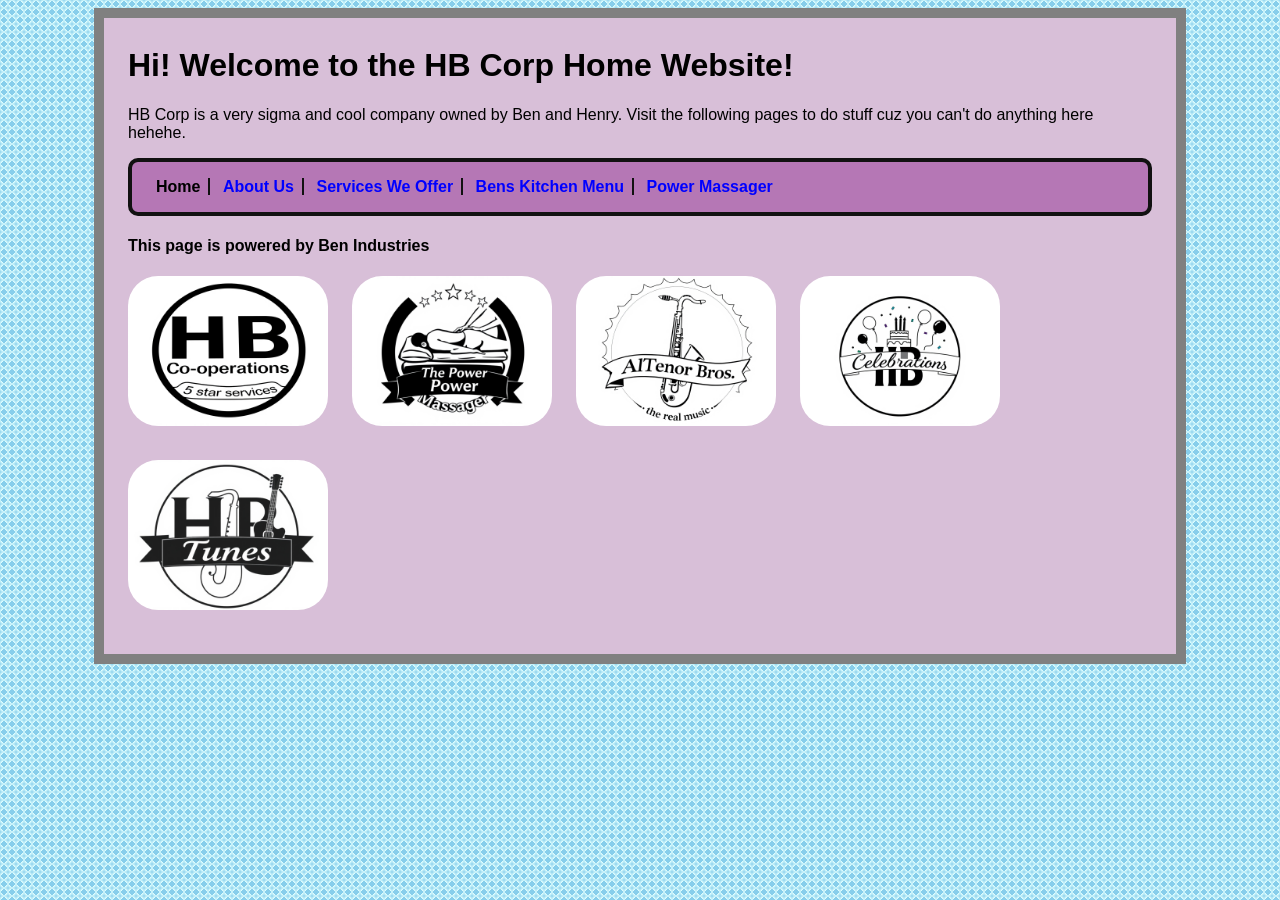
<file: index.htm>
<!DOCTYPE html>
<html>
    <head>
        <title>HB Corp Home</title>
        <link type="text/css" rel="stylesheet"
        href="css/my-first-stylesheet.css"/>
    </head>
    <body>
        <h1>Hi! Welcome to the HB Corp Home Website!</h1>
        <p>HB Corp is a very sigma and cool company owned by Ben and Henry. Visit the following pages to do stuff cuz you can't do anything here hehehe.</p>
        <nav>
            <ul>
            <li class="selected">Home</li>
            <li><a href="about-us.html">About Us</a></li>
            <li><a href="Services-we-offer.htm">Services We Offer</a></li>
            <li><a href="spare.htm">Bens Kitchen Menu</a></li>
            <li><a href="spare2.htm">Power Massager</a></li>
        </ul>
        </nav>
        <h4>This page is powered by Ben Industries</h4>
        <p class="photo-par"><img src="HB Co-operations.jpg" alt="HB Corp Logo"><img src="Massage_To_Be_Edited.jpg" alt="Massage Device"><img src="AlTenor.jpg"><img src="HB Celebrations.jpg"></p>
        <p><br><img src="HB Tunes.jpg"></p>
    </body>
</html>
</file>
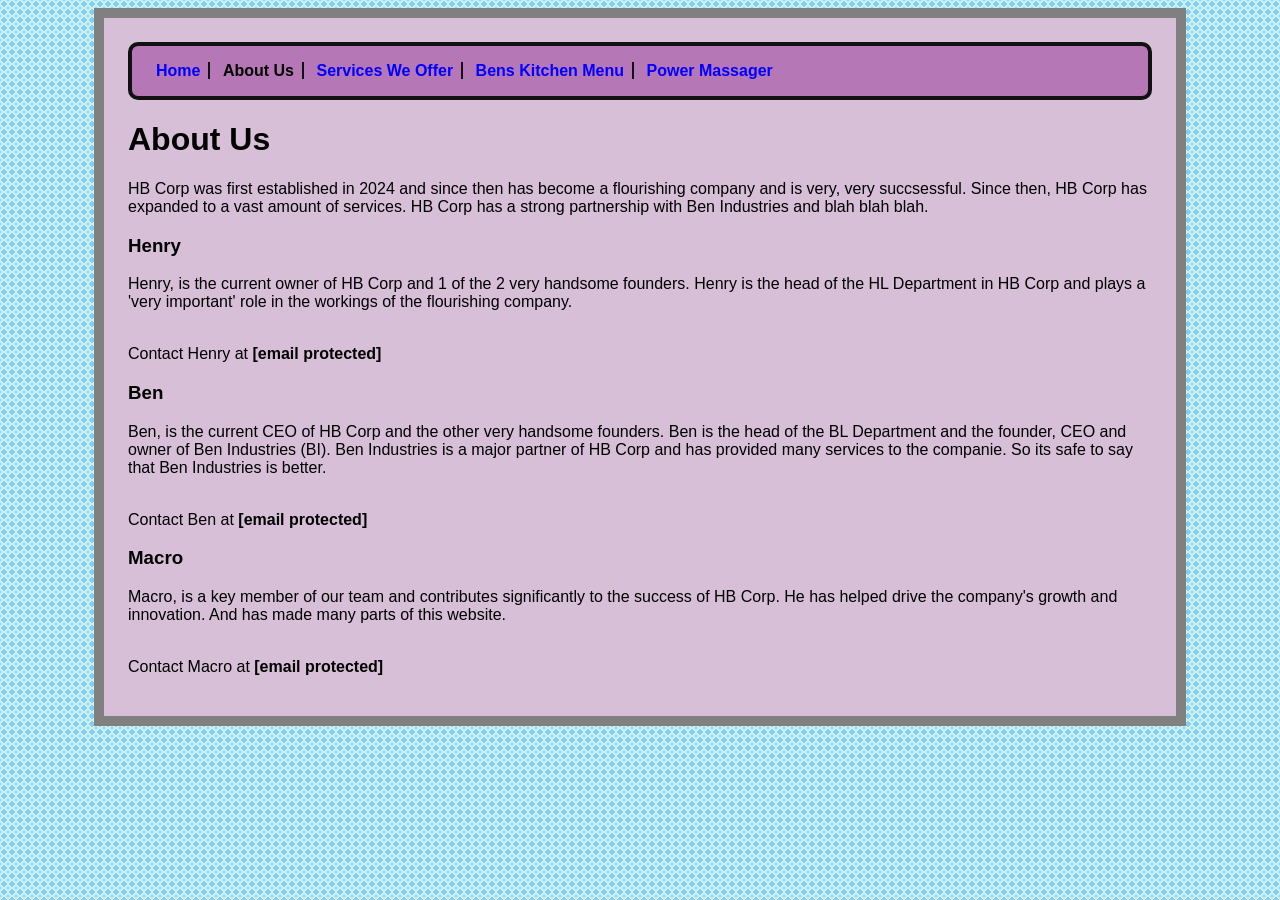
<file: about-us.html>
<!DOCTYPE html>
<html>
    <head>
        <title>About Us</title>
        <link type="text/css" rel="stylesheet"
        href="css/my-first-stylesheet.css"/>
    </head>
    <body>
        <nav>
            <ul>
            <li><a href="index.htm">Home</a></li>
            <li class="selected">About Us</li>
            <li><a href="Services-we-offer.htm">Services We Offer</a></li>
            <li><a href="spare.htm">Bens Kitchen Menu</a></li>
            <li><a href="spare2.htm">Power Massager</a></li>
        </ul>
        </nav>
        <h1>About Us</h1>
        <p>HB Corp was first established in 2024 and since then has become a flourishing company and is very, very succsessful. Since then, HB Corp has expanded to a vast amount of services. HB Corp has a strong partnership with Ben Industries and blah blah blah.</p>
        <h3>Henry</h3>
        <p>Henry, is the current owner of HB Corp and 1 of the 2 very handsome founders. Henry is the head of the HL Department in HB Corp and plays a 'very important' role in the workings of the flourishing company.</p>
        <p><br>Contact Henry at <strong>[email protected]</strong></p>
        <h3>Ben</h3>
        <p>Ben, is the current CEO of HB Corp and the other very handsome founders. Ben is the head of the BL Department and the founder, CEO and owner of Ben Industries (BI). Ben Industries is a major partner of HB Corp and has provided many services to the companie. So its safe to say that Ben Industries is better.</p>
        <p><br>Contact Ben at <strong>[email protected]</strong></p>
        <h3>Macro</h3>
        <p>Macro, is a key member of our team and contributes significantly to the success of HB Corp. He has helped drive the company's growth and innovation. And has made many parts of this website.</p>
        <p><br>Contact Macro at <strong>[email protected]</strong></p>
    </body>
</html>
</file>
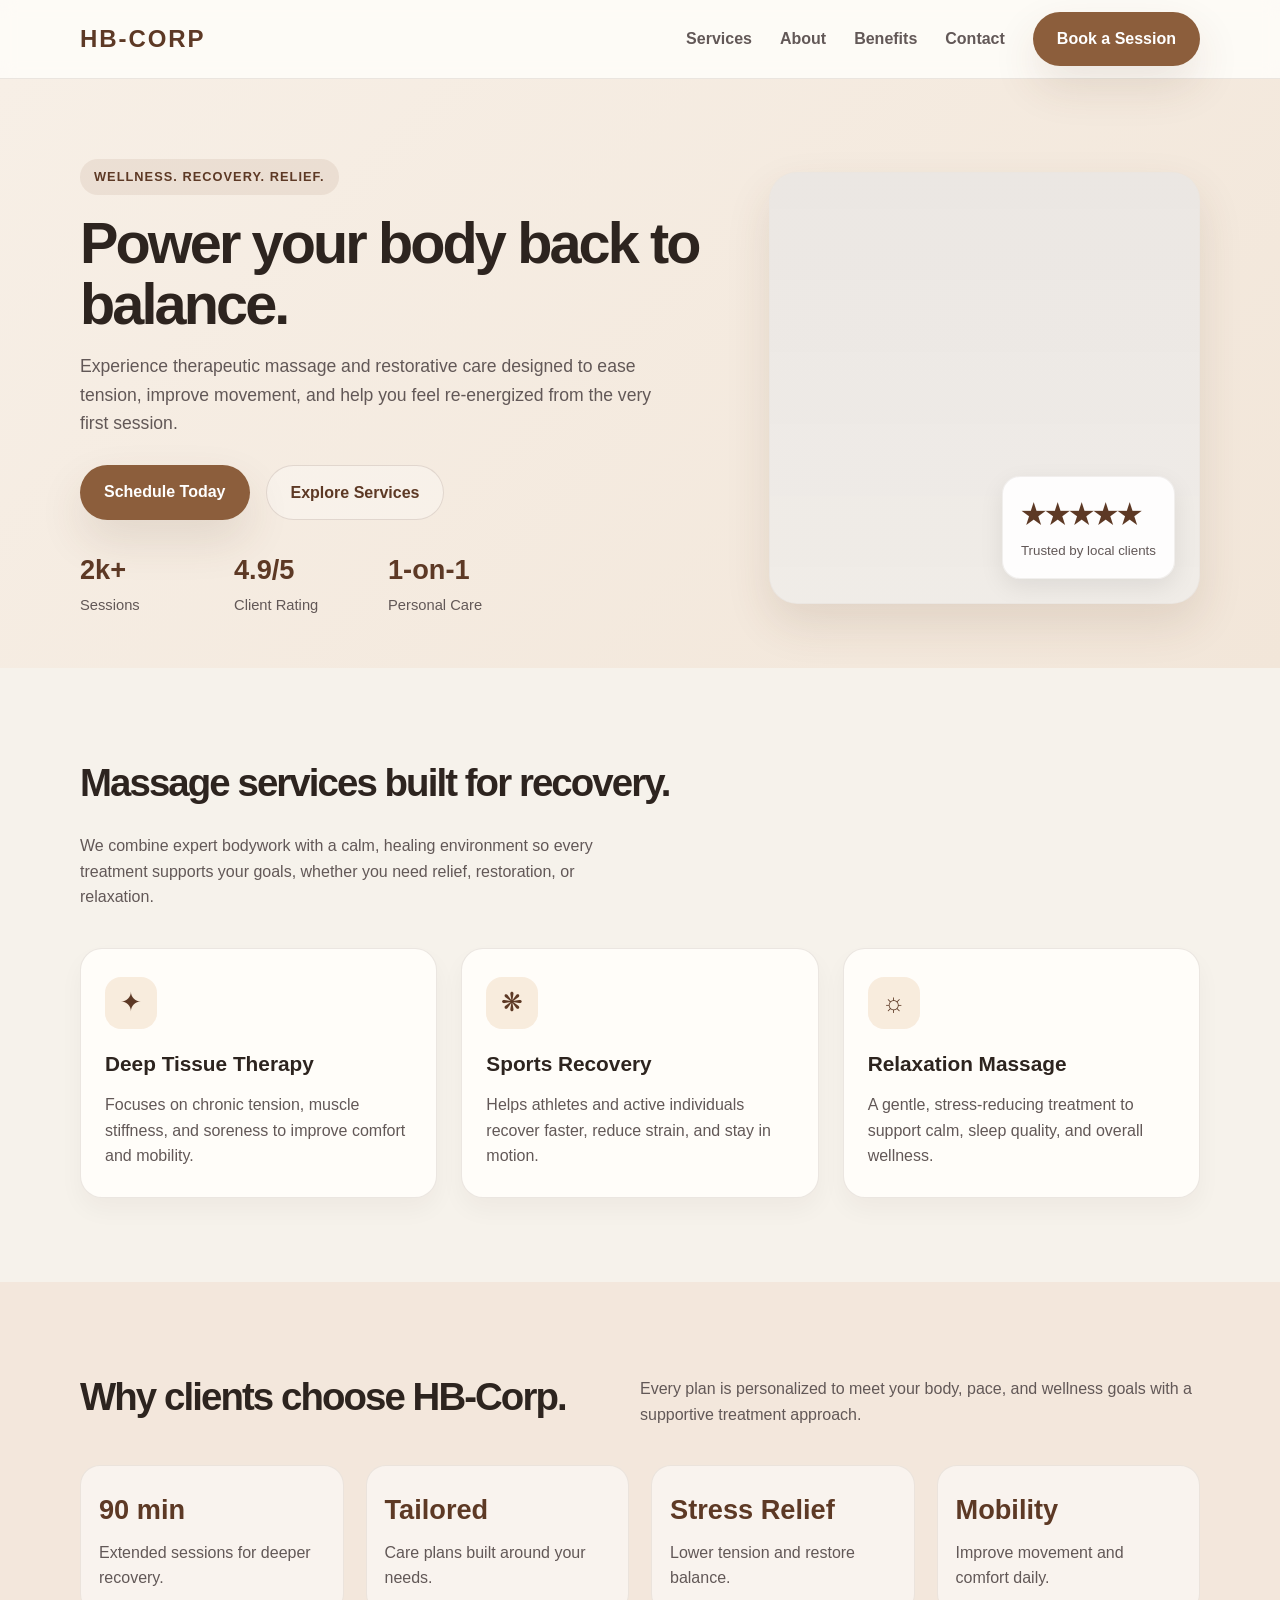
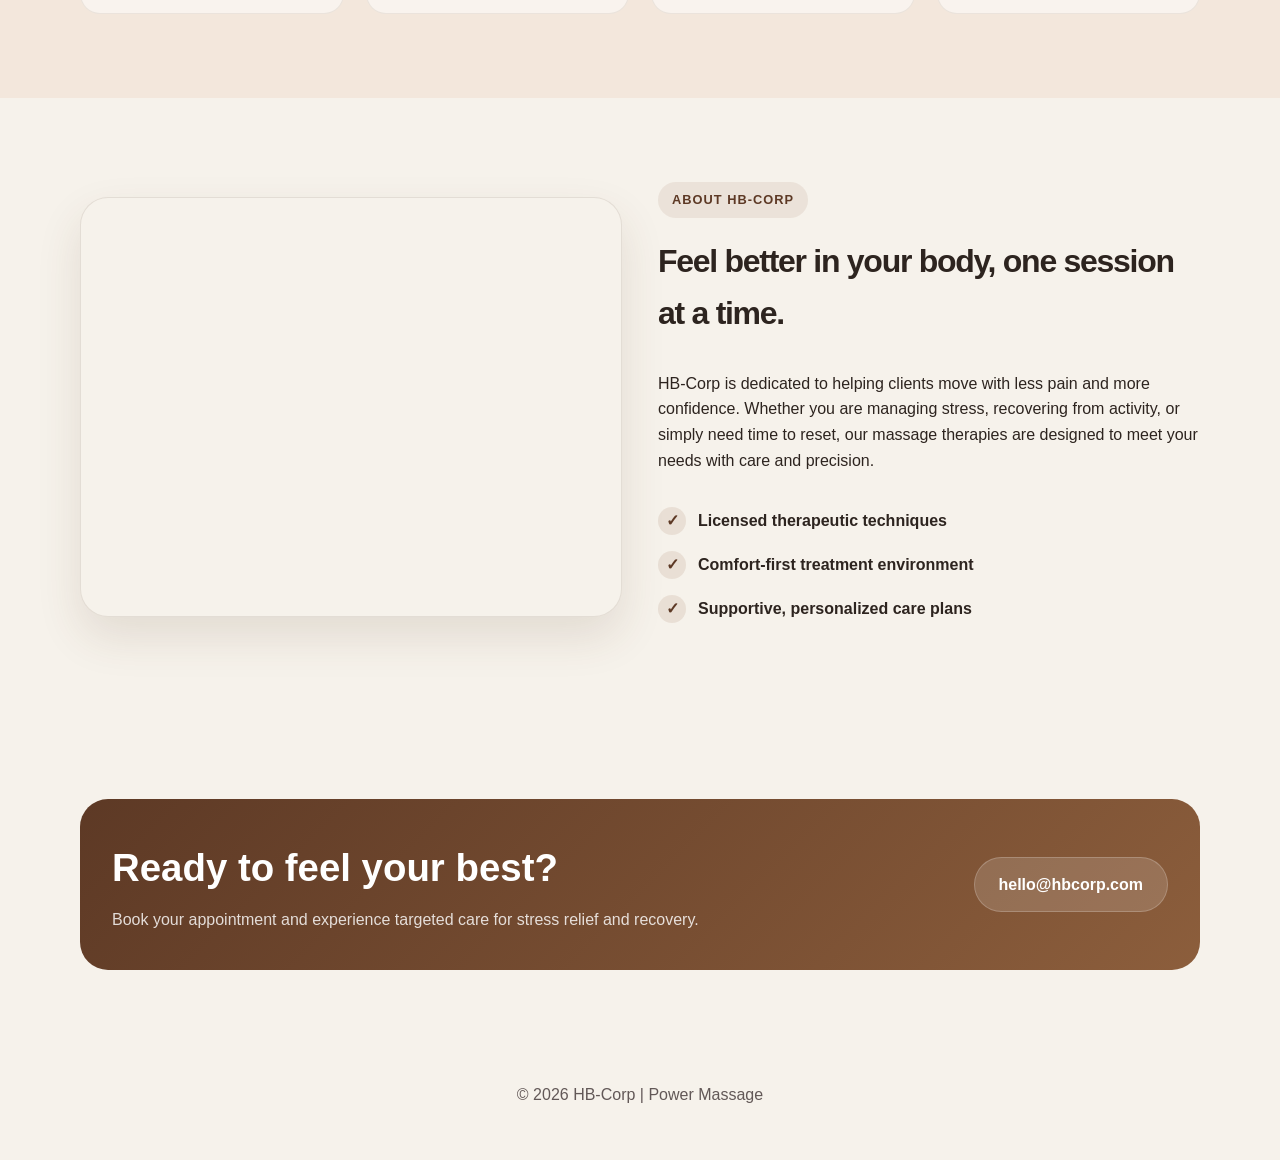
<file: power-massage.htm>
<!DOCTYPE html>
<html lang="en">
  <head>
    <meta charset="UTF-8" />
    <meta name="viewport" content="width=device-width, initial-scale=1.0" />
    <title>HB-Corp | Power Massage</title>
    <meta
      name="description"
      content="HB-Corp Power Massage offers therapeutic and relaxation massage services designed to restore comfort, improve wellness, and relieve everyday stress."
    />
    <style>
      :root {
        --bg: #f6f2eb;
        --panel: #fffdf9;
        --primary: #8c5e3c;
        --primary-dark: #5d3925;
        --accent: #dca66d;
        --text: #2d241f;
        --muted: #625857;
        --line: rgba(92, 65, 49, 0.12);
        --shadow: 0 20px 45px rgba(93, 57, 37, 0.12);
      }

      * {
        box-sizing: border-box;
      }

      html {
        scroll-behavior: smooth;
      }

      body {
        margin: 0;
        font-family: Arial, Helvetica, sans-serif;
        background: var(--bg);
        color: var(--text);
        line-height: 1.6;
      }

      img {
        max-width: 100%;
        display: block;
      }

      a {
        color: inherit;
        text-decoration: none;
      }

      .container {
        width: min(1120px, calc(100% - 32px));
        margin: 0 auto;
      }

      header {
        background: rgba(255, 253, 249, 0.8);
        backdrop-filter: blur(8px);
        border-bottom: 1px solid var(--line);
        position: sticky;
        top: 0;
        z-index: 10;
      }

      .nav {
        display: flex;
        align-items: center;
        justify-content: space-between;
        min-height: 78px;
      }

      .brand {
        font-size: 1.5rem;
        font-weight: 700;
        letter-spacing: 0.08em;
        text-transform: uppercase;
        color: var(--primary-dark);
      }

      .nav-links {
        display: flex;
        gap: 28px;
        align-items: center;
        flex-wrap: wrap;
        color: var(--muted);
        font-weight: 600;
      }

      .nav-links a:hover {
        color: var(--primary-dark);
      }

      .btn {
        display: inline-block;
        background: var(--primary);
        color: #fff;
        padding: 14px 24px;
        border-radius: 999px;
        font-weight: 700;
        transition: 0.25s ease;
        box-shadow: var(--shadow);
      }

      .btn:hover {
        background: var(--primary-dark);
      }

      .hero {
        background: linear-gradient(135deg, #f7efe6 0%, #f2e6d9 100%);
        padding: 80px 0 50px;
      }

      .hero-grid {
        display: grid;
        grid-template-columns: 1.2fr 0.8fr;
        gap: 42px;
        align-items: center;
      }

      .eyebrow {
        display: inline-block;
        background: rgba(140, 94, 60, 0.1);
        color: var(--primary-dark);
        padding: 8px 14px;
        border-radius: 999px;
        font-size: 0.8rem;
        font-weight: 700;
        letter-spacing: 0.08em;
        text-transform: uppercase;
        margin-bottom: 18px;
      }

      h1 {
        margin: 0 0 18px;
        font-size: clamp(2.5rem, 4.5vw, 4.5rem);
        line-height: 1.05;
        letter-spacing: -0.05em;
      }

      .lead {
        font-size: 1.1rem;
        color: var(--muted);
        max-width: 580px;
        margin-bottom: 28px;
      }

      .cta-row {
        display: flex;
        gap: 16px;
        flex-wrap: wrap;
        margin-bottom: 28px;
      }

      .secondary-btn {
        display: inline-block;
        padding: 14px 24px;
        border: 1px solid rgba(92, 65, 49, 0.15);
        border-radius: 999px;
        font-weight: 700;
        color: var(--primary-dark);
        background: rgba(255,255,255,0.3);
      }

      .stats {
        display: flex;
        gap: 24px;
        flex-wrap: wrap;
      }

      .stat {
        min-width: 130px;
      }

      .stat strong {
        display: block;
        font-size: 1.7rem;
        color: var(--primary-dark);
      }

      .stat span {
        color: var(--muted);
        font-size: 0.92rem;
      }

      .hero-card {
        background: var(--panel);
        border: 1px solid var(--line);
        border-radius: 28px;
        box-shadow: var(--shadow);
        overflow: hidden;
      }

      .hero-image {
        position: relative;
        min-height: 430px;
        background: linear-gradient(180deg, rgba(61, 39, 29, 0.1), rgba(61, 39, 29, 0.08)),
          url('https://images.unsplash.com/photo-1515377905703-c4788e51af15?auto=format&fit=crop&w=900&q=80') center/cover no-repeat;
      }

      .badge {
        position: absolute;
        right: 24px;
        bottom: 24px;
        background: rgba(255, 255, 255, 0.9);
        border: 1px solid rgba(92, 65, 49, 0.08);
        border-radius: 18px;
        padding: 16px 18px;
        box-shadow: 0 8px 25px rgba(0,0,0,0.08);
      }

      .badge .rating {
        font-size: 1.7rem;
        font-weight: 700;
        color: var(--primary-dark);
      }

      .badge small {
        color: var(--muted);
      }

      section {
        padding: 84px 0;
      }

      .section-heading {
        display: flex;
        justify-content: space-between;
        align-items: end;
        gap: 20px;
        margin-bottom: 38px;
        flex-wrap: wrap;
      }

      .section-heading h2 {
        margin: 0;
        font-size: clamp(2rem, 3vw, 3rem);
        letter-spacing: -0.05em;
      }

      .section-heading p {
        margin: 0;
        color: var(--muted);
        max-width: 560px;
      }

      .services-grid {
        display: grid;
        grid-template-columns: repeat(3, minmax(0, 1fr));
        gap: 24px;
      }

      .service-card {
        background: var(--panel);
        border: 1px solid var(--line);
        border-radius: 22px;
        padding: 28px 24px;
        box-shadow: 0 12px 24px rgba(54, 37, 27, 0.04);
      }

      .service-icon {
        width: 52px;
        height: 52px;
        border-radius: 16px;
        display: grid;
        place-items: center;
        background: rgba(220, 166, 109, 0.2);
        color: var(--primary-dark);
        font-size: 1.6rem;
        margin-bottom: 18px;
      }

      .service-card h3 {
        margin: 0 0 12px;
        font-size: 1.3rem;
      }

      .service-card p {
        margin: 0;
        color: var(--muted);
      }

      .benefits {
        background: #f3e7dc;
      }

      .benefits-grid {
        display: grid;
        grid-template-columns: repeat(4, minmax(0, 1fr));
        gap: 22px;
      }

      .benefit {
        background: rgba(255,255,255,0.5);
        border: 1px solid rgba(92, 65, 49, 0.09);
        border-radius: 20px;
        padding: 22px 18px;
      }

      .benefit strong {
        display: block;
        margin-bottom: 8px;
        font-size: 1.7rem;
        color: var(--primary-dark);
      }

      .benefit span {
        color: var(--muted);
      }

      .about-wrap {
        display: grid;
        grid-template-columns: 1fr 1fr;
        gap: 36px;
        align-items: center;
      }

      .about-image {
        min-height: 420px;
        border-radius: 28px;
        background: url('https://images.unsplash.com/photo-1544161515-4ab6ce6db874?auto=format&fit=crop&w=1000&q=80') center/cover no-repeat;
        border: 1px solid var(--line);
        box-shadow: var(--shadow);
      }

      .about-copy h3 {
        margin-top: 0;
        font-size: 2rem;
        letter-spacing: -0.04em;
      }

      ul.check-list {
        list-style: none;
        padding: 0;
        margin: 26px 0 0;
      }

      ul.check-list li {
        display: flex;
        align-items: center;
        gap: 12px;
        padding: 8px 0;
        color: var(--text);
        font-weight: 600;
      }

      ul.check-list li::before {
        content: "✓";
        width: 28px;
        height: 28px;
        border-radius: 50%;
        display: inline-grid;
        place-items: center;
        background: rgba(140, 94, 60, 0.12);
        color: var(--primary-dark);
        font-weight: 700;
      }

      .cta-panel {
        background: linear-gradient(135deg, var(--primary-dark), var(--primary));
        color: #fff;
        border-radius: 28px;
        padding: 38px 32px;
        display: flex;
        justify-content: space-between;
        gap: 20px;
        align-items: center;
        flex-wrap: wrap;
      }

      .cta-panel h3 {
        margin: 0 0 8px;
        font-size: clamp(1.8rem, 3vw, 2.7rem);
      }

      .cta-panel p {
        margin: 0;
        color: rgba(255,255,255,0.82);
      }

      footer {
        padding: 28px 0 52px;
        color: var(--muted);
        text-align: center;
      }

      @media (max-width: 860px) {
        .hero-grid,
        .services-grid,
        .benefits-grid,
        .about-wrap {
          grid-template-columns: 1fr;
        }

        .nav {
          padding: 16px 0;
          align-items: flex-start;
          flex-direction: column;
          gap: 12px;
        }

        .nav-links {
          gap: 14px;
        }

        .section-heading {
          align-items: flex-start;
        }
      }
    </style>
  </head>
  <body>
    <header>
      <div class="container nav">
        <a href="#top" class="brand">HB-Corp</a>
        <nav class="nav-links" aria-label="Main navigation">
          <a href="#services">Services</a>
          <a href="#about">About</a>
          <a href="#benefits">Benefits</a>
          <a href="#contact">Contact</a>
          <a href="#contact" class="btn">Book a Session</a>
        </nav>
      </div>
    </header>

    <main id="top">
      <section class="hero">
        <div class="container hero-grid">
          <div>
            <span class="eyebrow">Wellness. Recovery. Relief.</span>
            <h1>Power your body back to balance.</h1>
            <p class="lead">
              Experience therapeutic massage and restorative care designed to ease tension,
              improve movement, and help you feel re-energized from the very first session.
            </p>
            <div class="cta-row">
              <a href="#contact" class="btn">Schedule Today</a>
              <a href="#services" class="secondary-btn">Explore Services</a>
            </div>
            <div class="stats">
              <div class="stat">
                <strong>2k+</strong>
                <span>Sessions</span>
              </div>
              <div class="stat">
                <strong>4.9/5</strong>
                <span>Client Rating</span>
              </div>
              <div class="stat">
                <strong>1-on-1</strong>
                <span>Personal Care</span>
              </div>
            </div>
          </div>

          <div class="hero-card">
            <div class="hero-image" aria-label="Massage therapy session">
              <div class="badge">
                <div class="rating">★★★★★</div>
                <small>Trusted by local clients</small>
              </div>
            </div>
          </div>
        </div>
      </section>

      <section id="services">
        <div class="container">
          <div class="section-heading">
            <h2>Massage services built for recovery.</h2>
            <p>
              We combine expert bodywork with a calm, healing environment so every treatment
              supports your goals, whether you need relief, restoration, or relaxation.
            </p>
          </div>

          <div class="services-grid">
            <article class="service-card">
              <div class="service-icon">✦</div>
              <h3>Deep Tissue Therapy</h3>
              <p>
                Focuses on chronic tension, muscle stiffness, and soreness to improve comfort and mobility.
              </p>
            </article>

            <article class="service-card">
              <div class="service-icon">❋</div>
              <h3>Sports Recovery</h3>
              <p>
                Helps athletes and active individuals recover faster, reduce strain, and stay in motion.
              </p>
            </article>

            <article class="service-card">
              <div class="service-icon">☼</div>
              <h3>Relaxation Massage</h3>
              <p>
                A gentle, stress-reducing treatment to support calm, sleep quality, and overall wellness.
              </p>
            </article>
          </div>
        </div>
      </section>

      <section class="benefits" id="benefits">
        <div class="container">
          <div class="section-heading">
            <h2>Why clients choose HB-Corp.</h2>
            <p>
              Every plan is personalized to meet your body, pace, and wellness goals with a supportive treatment approach.
            </p>
          </div>

          <div class="benefits-grid">
            <div class="benefit">
              <strong>90 min</strong>
              <span>Extended sessions for deeper recovery.</span>
            </div>
            <div class="benefit">
              <strong>Tailored</strong>
              <span>Care plans built around your needs.</span>
            </div>
            <div class="benefit">
              <strong>Stress Relief</strong>
              <span>Lower tension and restore balance.</span>
            </div>
            <div class="benefit">
              <strong>Mobility</strong>
              <span>Improve movement and comfort daily.</span>
            </div>
          </div>
        </div>
      </section>

      <section id="about">
        <div class="container about-wrap">
          <div class="about-image" aria-label="Massage treatment room"></div>
          <div class="about-copy">
            <span class="eyebrow">About HB-Corp</span>
            <h3>Feel better in your body, one session at a time.</h3>
            <p>
              HB-Corp is dedicated to helping clients move with less pain and more confidence.
              Whether you are managing stress, recovering from activity, or simply need time to reset,
              our massage therapies are designed to meet your needs with care and precision.
            </p>
            <ul class="check-list">
              <li>Licensed therapeutic techniques</li>
              <li>Comfort-first treatment environment</li>
              <li>Supportive, personalized care plans</li>
            </ul>
          </div>
        </div>
      </section>

      <section id="contact">
        <div class="container">
          <div class="cta-panel">
            <div>
              <h3>Ready to feel your best?</h3>
              <p>Book your appointment and experience targeted care for stress relief and recovery.</p>
            </div>
            <a href="mailto:hello@hbcorp.com" class="secondary-btn" style="background: rgba(255,255,255,0.15); color: white; border-color: rgba(255,255,255,0.2);">hello@hbcorp.com</a>
          </div>
        </div>
      </section>
    </main>

    <footer>
      <div class="container">© 2026 HB-Corp | Power Massage</div>
    </footer>
  </body>
</html>
</file>
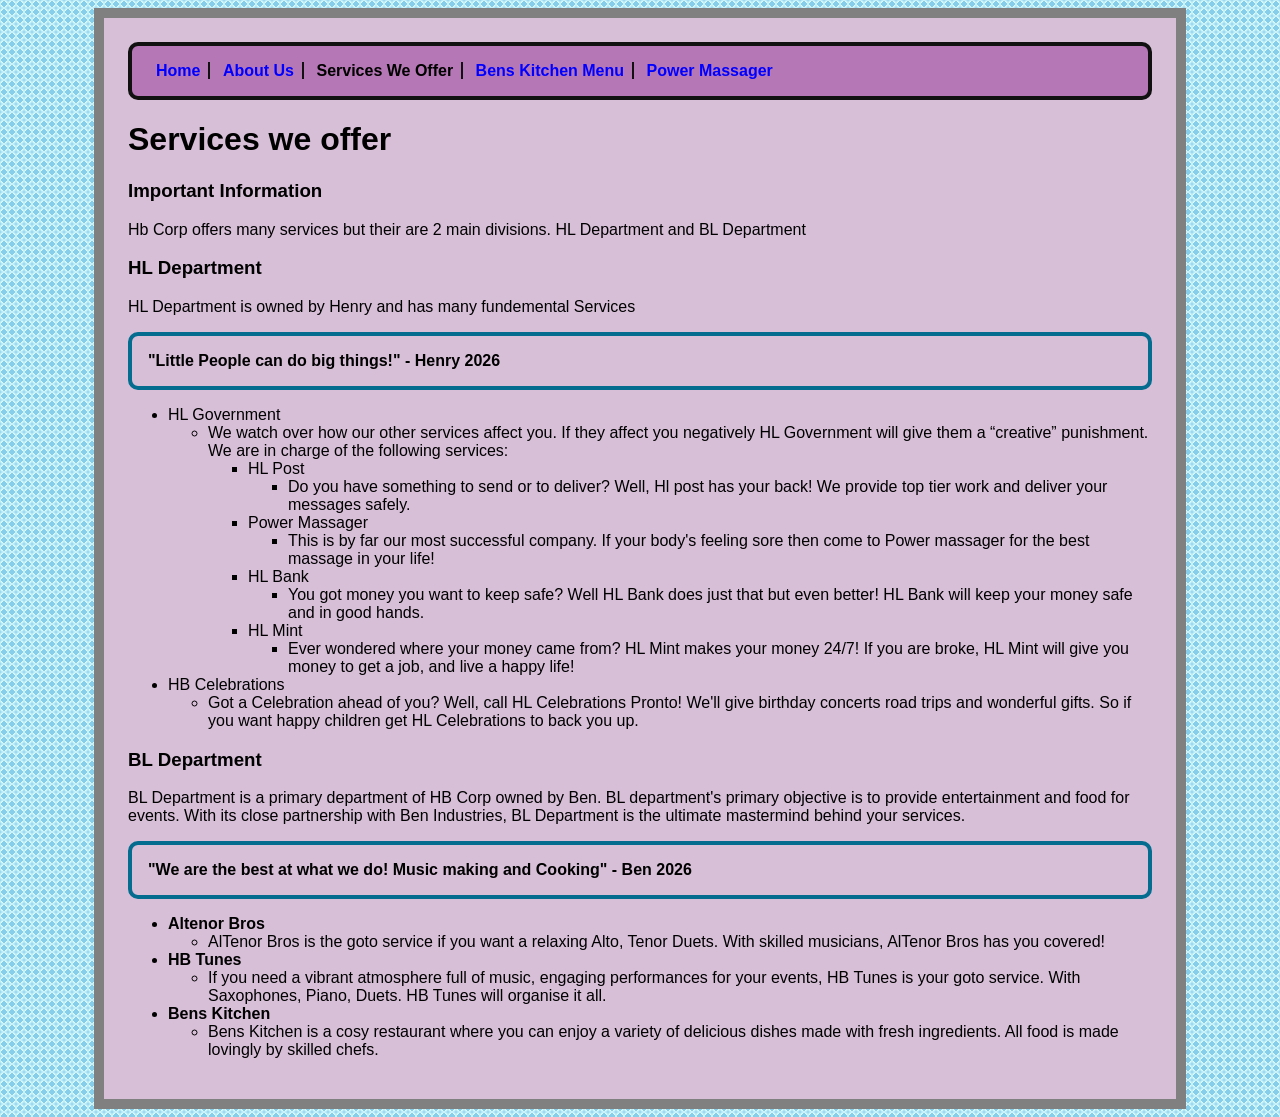
<file: Services-we-offer.htm>
<!DOCTYPE html>
<html>
    <head>
        <title>Services We Offer</title>
        <link type="text/css" rel="stylesheet"
        href="css/my-first-stylesheet.css"/>
    </head>
    <body>
        <nav>
            <ul>
            <li><a href="index.htm">Home</a></li>
            <li><a href="about-us.html">About Us</a></li>
            <li class="selected">Services We Offer</li>
            <li><a href="spare.htm">Bens Kitchen Menu</a></li>
            <li><a href="spare2.htm">Power Massager</a></li>
        </ul>
        </nav>
        <h1>Services we offer</h1>
        <h3>Important Information</h3>
        <p>Hb Corp offers many services but their are 2 main divisions. HL Department and BL Department</p>
        <h3>HL Department</h3>
        <p>HL Department is owned by Henry and has many fundemental Services</p>
        <p class="word-bord">"Little People can do big things!" - Henry 2026</p>
        <ul>
            <li>HL Government</li>
            <ul>
                <li>We watch over how our other services affect you. If they affect you negatively HL Government will give them a “creative” punishment. We are in charge of the following services:</li>
                <ul>
                <li>HL Post</li>
                <ul>
                    <li>Do you have something to send or to deliver? Well, Hl post has your back! We provide top tier work and deliver your messages safely.</li>
                </ul>
                <li>Power Massager</li>
                <ul>
                    <li>This is by far our most successful company. If your body's feeling sore then come to Power massager for the best massage in your life!</li>
                </ul>
                <li>HL Bank</li>
                <ul>
                    <li>You got money you want to keep safe? Well HL Bank does just that but even better! HL Bank will keep your money safe and in good hands.</li>
                </ul>
                <li>HL Mint</li>
                <ul>
                    <li>Ever wondered where your money came from? HL Mint makes your money 24/7! If you are broke, HL Mint will give you money to get a job, and live a happy life!</li>
                </ul>
            </ul>
            </ul>
            <li>HB Celebrations</li>
            <ul>
                <li>Got a Celebration ahead of you? Well, call HL Celebrations Pronto! We&#39;ll give birthday concerts road trips and wonderful gifts. So if you want happy children get HL Celebrations to back you up.</li>
            </ul>
        </ul>
        <h3>BL Department</h3>
        <p>BL Department is a primary department of HB Corp owned by Ben. BL department&#39;s primary objective is to provide entertainment and food for events. With its close partnership with Ben Industries, BL Department is the ultimate mastermind behind your services.</p>
        <p class="word-bord">"We are the best at what we do! Music making and Cooking" - Ben 2026</p>
        <ul>
            <li><strong>Altenor Bros</strong></li>
            <ul>
                <li>AlTenor Bros is the goto service if you want a relaxing Alto, Tenor Duets. With skilled musicians, AlTenor Bros has you covered!</li>
            </ul>
            <li><strong>HB Tunes</strong></li>
            <ul>
                <li>If you need a vibrant atmosphere full of music, engaging performances for your events, HB Tunes is your goto service. With Saxophones, Piano, Duets. HB Tunes will organise it all.</li>
            </ul>
            <li><strong>Bens Kitchen</strong></li>
             <ul>
                <li>Bens Kitchen is a cosy restaurant where you can enjoy a variety of delicious dishes made with fresh ingredients. All food is made lovingly by skilled chefs.</li>
            </ul>
        </ul>
    </body>
</file>
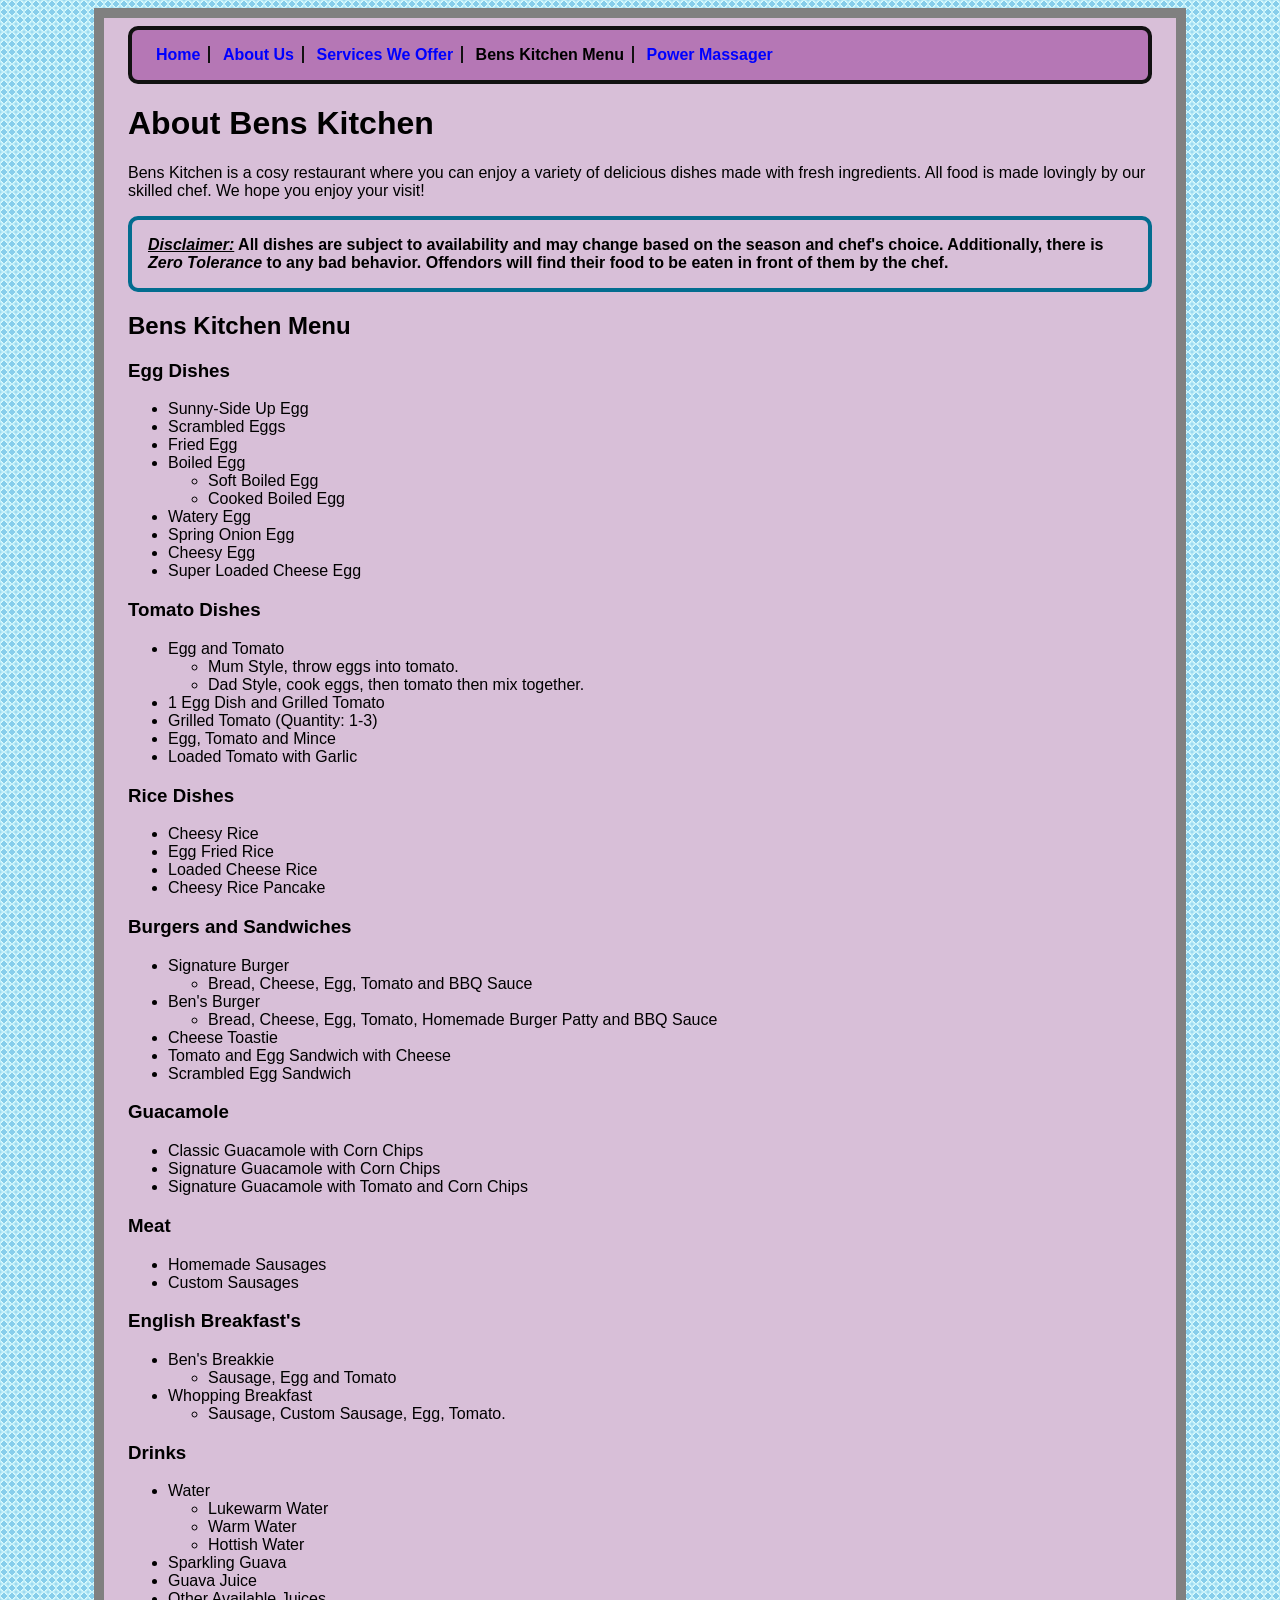
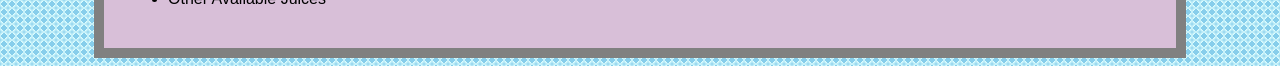
<file: spare.htm>
<html>
    <head>
        <title>Bens Kitchen Menu</title>
        <link type="text/css" rel="stylesheet"
        href="css/my-first-stylesheet.css"/>
    </head>
    <body>
        <nav>
            <ul>
            <li><a href="index.htm">Home</a></li>
            <li><a href="about-us.html">About Us</a></li>
            <li><a href="Services-we-offer.htm">Services We Offer</a></li>
            <li class="selected">Bens Kitchen Menu</li>
            <li><a href="spare2.htm">Power Massager</a></li>
        </ul>
        </nav>
        <h1>About Bens Kitchen</h1>
        <p>Bens Kitchen is a cosy restaurant where you can enjoy a variety of delicious dishes made with fresh ingredients. All food is made lovingly by our skilled chef. We hope you enjoy your visit!</p>
        <p class="word-bord"><strong><i><u>Disclaimer:</u></i></strong> All dishes are subject to availability and may change based on the season and chef's choice. Additionally, there is <strong><i>Zero Tolerance</i></strong> to any bad behavior. Offendors will find their food to be eaten in front of them by the chef.</p>
        <h2>Bens Kitchen Menu</h2>
        <h3>Egg Dishes</h3>
        <ul>
            <li>Sunny-Side Up Egg</li>
            <li>Scrambled Eggs</li>
            <li>Fried Egg</li>
            <li>Boiled Egg</li>
            <ul>
                <li>Soft Boiled Egg</li>
                <li>Cooked Boiled Egg</li>
            </ul>
            <li>Watery Egg</li>
            <li>Spring Onion Egg</li>
            <li>Cheesy Egg</li>
            <li>Super Loaded Cheese Egg</li>
        </ul>
        <h3>Tomato Dishes</h3>
        <ul>
            <li>Egg and Tomato</li>
            <ul>
                <li>Mum Style, throw eggs into tomato.</li>
                <li>Dad Style, cook eggs, then tomato then mix together.</li>
            </ul>
            <li>1 Egg Dish and Grilled Tomato</li>
            <li>Grilled Tomato (Quantity: 1-3)</li>
            <li>Egg, Tomato and Mince</li>
            <li>Loaded Tomato with Garlic</li>
        </ul>
        <h3>Rice Dishes</h3>
        <ul>
            <li>Cheesy Rice</li>
            <li>Egg Fried Rice</li>
            <li>Loaded Cheese Rice</li>
            <li>Cheesy Rice Pancake</li>
        </ul>
        <h3>Burgers and Sandwiches</h3>
        <ul>
            <li>Signature Burger</li>
            <ul>
                <li>Bread, Cheese, Egg, Tomato and BBQ Sauce</li>
            </ul>
            <li>Ben&#39;s Burger</li>
            <ul>
                <li>Bread, Cheese, Egg, Tomato, Homemade Burger Patty and BBQ Sauce</li>
            </ul>
            <li>Cheese Toastie</li>
            <li>Tomato and Egg Sandwich with Cheese</li>
            <li>Scrambled Egg Sandwich</li>
        </ul>
        <h3>Guacamole</h3>
        <ul>
            <li>Classic Guacamole with Corn Chips</li>
            <li>Signature Guacamole with Corn Chips</li>
            <li>Signature Guacamole with Tomato and Corn Chips</li>
        </ul>
        <h3>Meat</h3>
        <ul>
            <li>Homemade Sausages</li>
            <li>Custom Sausages</li>
        </ul>
        <h3>English Breakfast&#39;s</h3>
        <ul>
            <li>Ben&#39;s Breakkie</li>
            <ul>
                <li>Sausage, Egg and Tomato</li>
            </ul>
            <li>Whopping Breakfast</li>
            <ul>
                <li>Sausage, Custom Sausage, Egg, Tomato.</li>
            </ul>
        </ul>
        <h3>Drinks</h3>
        <ul>
            <li>Water</li>
            <ul>
                <li>Lukewarm Water</li>
                <li>Warm Water</li>
                <li>Hottish Water</li> 
            </ul>
            <li>Sparkling Guava</li>
            <li>Guava Juice</li>
            <li>Other Available Juices</li>
        </ul>
    </body>
</html>
</file>
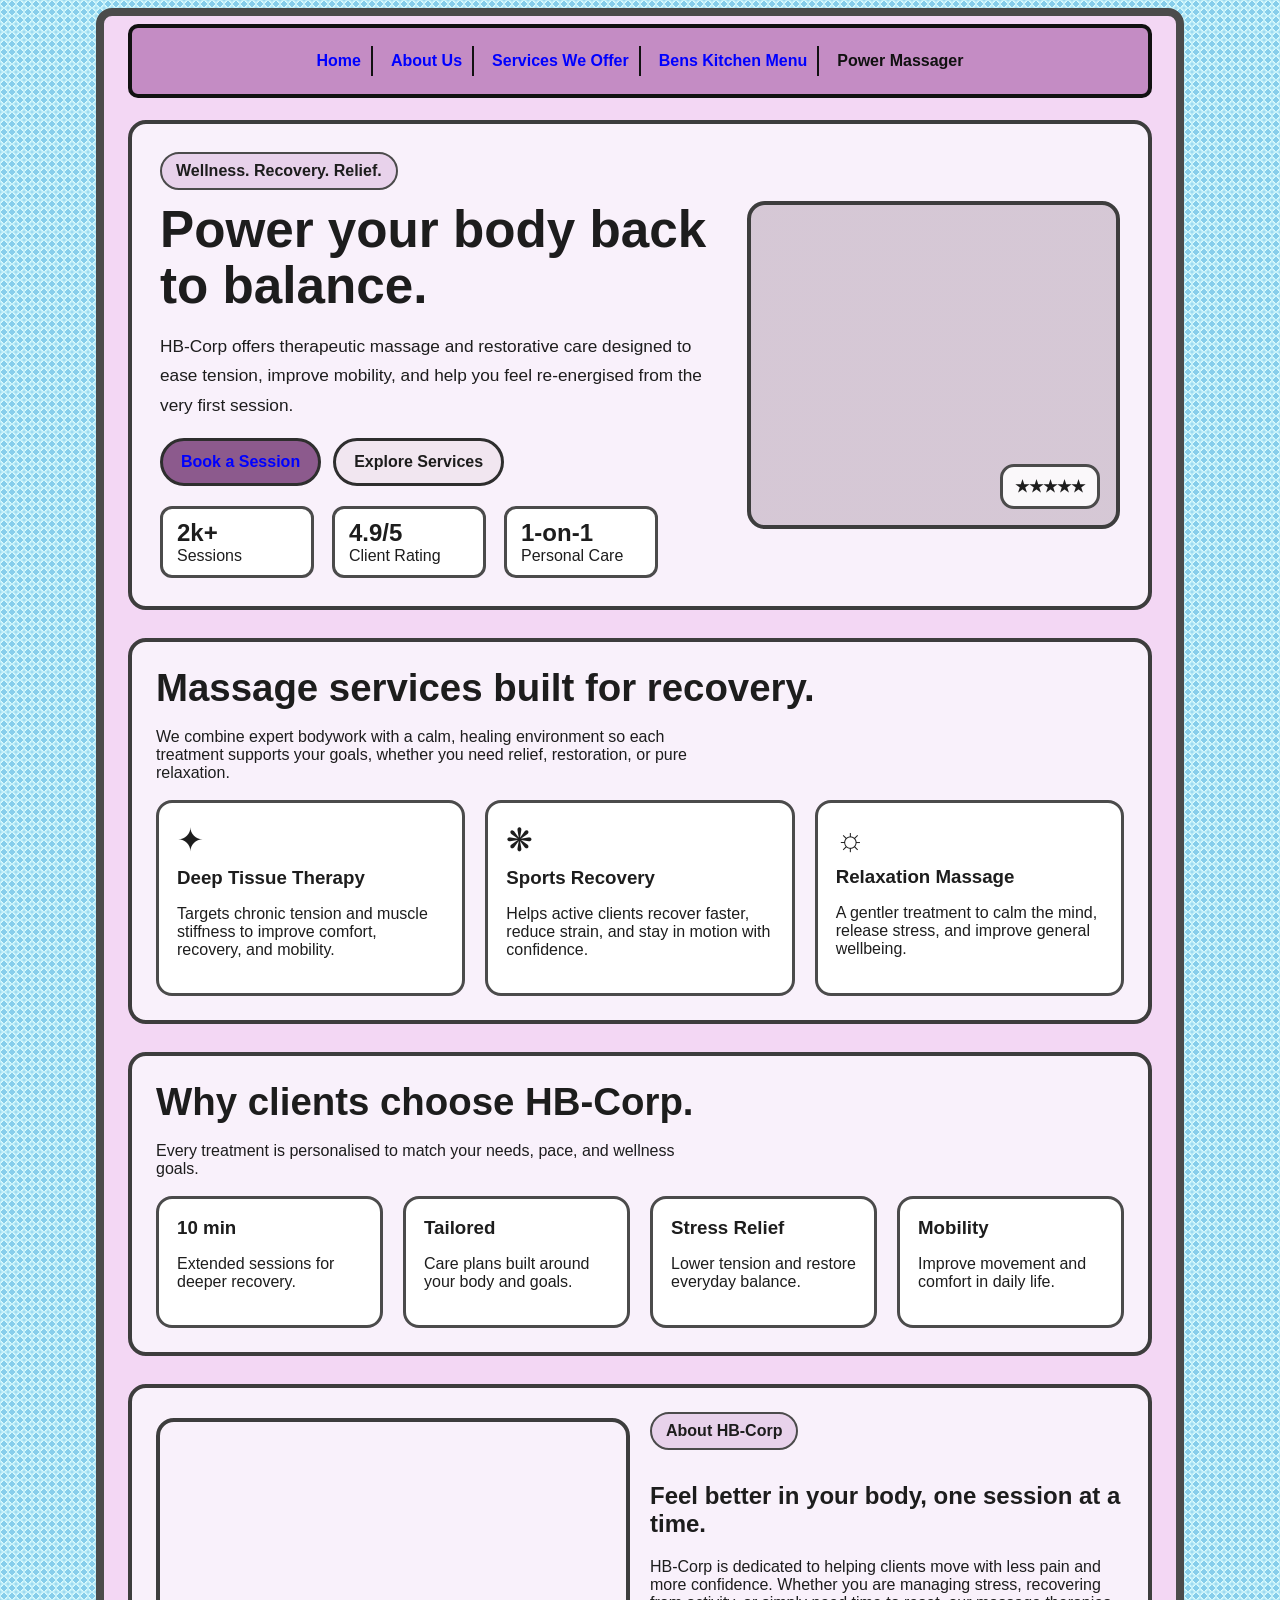
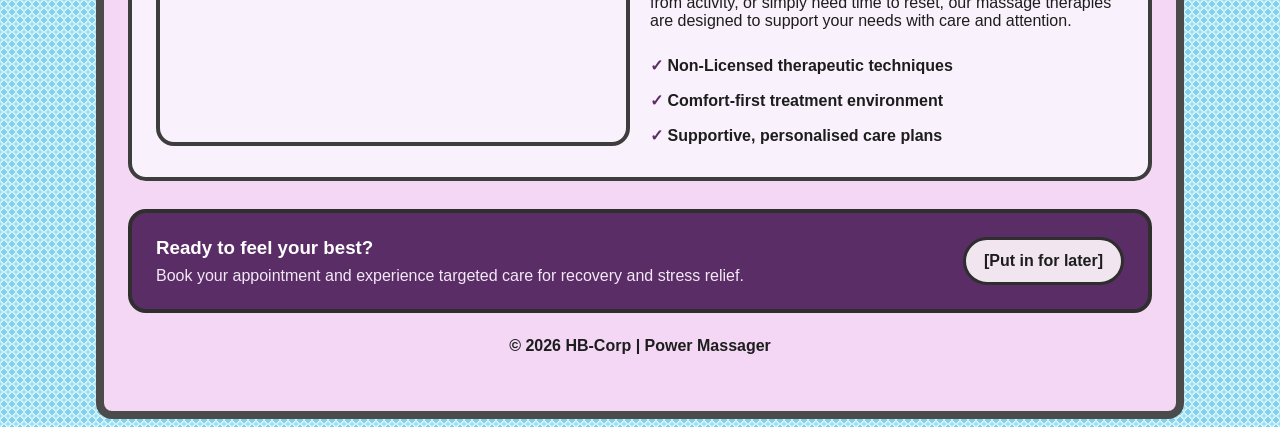
<file: spare2.htm>
<!DOCTYPE html>
<html>
  <head>
    <meta charset="UTF-8" />
    <meta name="viewport" content="width=device-width, initial-scale=1.0" />
    <title>HB-Corp | Power Massager</title>
    <link type="text/css" rel="stylesheet" href="css/my-first-stylesheet.css" />
    <style>
      body {
        background: #f3d7f4;
        color: #1d1d1d;
        border: 8px solid #4b4b4b;
        border-radius: 16px;
      }

      .page-wrap {
        max-width: 1100px;
        margin: 0 auto;
      }

      nav ul {
        display: flex;
        flex-wrap: wrap;
        gap: 8px;
        align-items: center;
        justify-content: center;
        padding: 18px 12px;
        margin: 0 0 22px 0;
        background: #c48cc4;
      }

      nav ul li {
        display: inline-block;
        padding: 6px 10px;
        border-right: 2px solid #111;
      }

      nav ul li:last-child {
        border-right: none;
      }

      .selected {
        color: #111;
        font-weight: bold;
      }

      .hero {
        background: #f9f1fb;
        border: 4px solid #3d3d3d;
        border-radius: 18px;
        padding: 28px;
        margin-top: 10px;
      }

      .hero-grid {
        display: grid;
        grid-template-columns: 1.2fr 0.8fr;
        gap: 28px;
        align-items: center;
      }

      .tag {
        display: inline-block;
        background: #e8d2eb;
        border: 2px solid #4b4b4b;
        border-radius: 999px;
        padding: 8px 14px;
        font-weight: bold;
        margin-bottom: 12px;
      }

      h1 {
        margin: 0 0 10px;
        font-size: clamp(2.4rem, 4vw, 4rem);
        line-height: 1.1;
      }

      .lead {
        font-size: 1.08rem;
        line-height: 1.7;
        margin-bottom: 18px;
      }

      .cta-row {
        display: flex;
        gap: 12px;
        flex-wrap: wrap;
        margin-bottom: 20px;
      }

      .btn {
        display: inline-block;
        background: #8c5a8d;
        color: #fff;
        border: 3px solid #2e2e2e;
        border-radius: 999px;
        padding: 12px 18px;
        font-weight: bold;
        text-decoration: none;
      }

      .btn.alt {
        background: #f1e6f0;
        color: #1d1d1d;
      }

      .mini-stats {
        display: flex;
        gap: 18px;
        flex-wrap: wrap;
        margin-top: 16px;
      }

      .stat-box {
        background: #fff;
        border: 3px solid #4b4b4b;
        border-radius: 12px;
        padding: 10px 14px;
        min-width: 120px;
      }

      .stat-box strong {
        display: block;
        font-size: 1.5rem;
      }

      .hero-image {
        min-height: 320px;
        border: 4px solid #3d3d3d;
        border-radius: 18px;
        background: linear-gradient(rgba(72, 35, 63, 0.2), rgba(72, 35, 63, 0.2)),
          url('https://images.unsplash.com/photo-1515377905703-c4788e51af15?auto=format&fit=crop&w=900&q=80') center/cover no-repeat;
        position: relative;
      }

      .rating-badge {
        position: absolute;
        right: 16px;
        bottom: 16px;
        background: rgba(255,255,255,0.88);
        border: 3px solid #4b4b4b;
        border-radius: 14px;
        padding: 10px 12px;
        font-weight: bold;
      }

      section {
        margin-top: 28px;
      }

      .section-box {
        background: #f9f1fb;
        border: 4px solid #3d3d3d;
        border-radius: 18px;
        padding: 24px;
      }

      .section-heading {
        display: flex;
        justify-content: space-between;
        align-items: end;
        gap: 18px;
        margin-bottom: 18px;
        flex-wrap: wrap;
      }

      .section-heading h2 {
        margin: 0;
        font-size: clamp(1.8rem, 3vw, 2.5rem);
      }

      .section-heading p {
        margin: 0;
        max-width: 560px;
      }

      .service-grid,
      .benefit-grid,
      .about-grid {
        display: grid;
        gap: 20px;
      }

      .service-grid {
        grid-template-columns: repeat(3, minmax(0, 1fr));
      }

      .service-card,
      .benefit-box {
        background: #fff;
        border: 3px solid #4b4b4b;
        border-radius: 16px;
        padding: 18px;
      }

      .service-icon {
        font-size: 2rem;
        margin-bottom: 8px;
      }

      .service-card h3,
      .benefit-box h3 {
        margin: 0 0 10px;
      }

      .benefit-grid {
        grid-template-columns: repeat(4, minmax(0, 1fr));
      }

      .about-grid {
        grid-template-columns: 1fr 1fr;
        align-items: center;
      }

      .about-image {
        min-height: 320px;
        border: 4px solid #3d3d3d;
        border-radius: 18px;
        background: url('https://images.unsplash.com/photo-1544161515-4ab6ce6db874?auto=format&fit=crop&w=1000&q=80') center/cover no-repeat;
      }

      ul.check-list {
        list-style: none;
        padding: 0;
        margin: 18px 0 0;
      }

      ul.check-list li {
        padding: 8px 0;
        font-weight: bold;
      }

      ul.check-list li::before {
        content: "✓ ";
        color: #5b2d66;
      }

      .cta-panel {
        background: #5b2d66;
        color: #fff;
        border: 4px solid #2f2f2f;
        border-radius: 18px;
        padding: 24px;
        display: flex;
        justify-content: space-between;
        align-items: center;
        gap: 18px;
      }

      .cta-panel h3 {
        margin: 0 0 8px;
      }

      .cta-panel p {
        margin: 0;
        color: #f3e9f6;
      }

      .footer-note {
        text-align: center;
        margin: 24px 0 32px;
        font-weight: bold;
      }

      @media (max-width: 820px) {
        .hero-grid,
        .service-grid,
        .benefit-grid,
        .about-grid,
        .cta-panel {
          grid-template-columns: 1fr;
          display: grid;
        }

        nav ul {
          justify-content: flex-start;
        }
      }
    </style>
  </head>
  <body>
    <div class="page-wrap">
      <nav>
        <ul>
          <li><a href="index.htm">Home</a></li>
          <li><a href="about-us.html">About Us</a></li>
          <li><a href="Services-we-offer.htm">Services We Offer</a></li>
          <li><a href="spare.htm">Bens Kitchen Menu</a></li>
          <li class="selected">Power Massager</li>
        </ul>
      </nav>

      <div class="hero">
        <div class="hero-grid">
          <div>
            <div class="tag">Wellness. Recovery. Relief.</div>
            <h1>Power your body back to balance.</h1>
            <p class="lead">
              HB-Corp offers therapeutic massage and restorative care designed to ease tension,
              improve mobility, and help you feel re-energised from the very first session.
            </p>
            <div class="cta-row">
              <a class="btn" href="#contact">Book a Session</a>
              <a class="btn alt" href="#services">Explore Services</a>
            </div>
            <div class="mini-stats">
              <div class="stat-box">
                <strong>2k+</strong>
                <span>Sessions</span>
              </div>
              <div class="stat-box">
                <strong>4.9/5</strong>
                <span>Client Rating</span>
              </div>
              <div class="stat-box">
                <strong>1-on-1</strong>
                <span>Personal Care</span>
              </div>
            </div>
          </div>

          <div class="hero-image" aria-label="Massage therapy scene">
            <div class="rating-badge">★★★★★</div>
          </div>
        </div>
      </div>

      <section id="services">
        <div class="section-box">
          <div class="section-heading">
            <h2>Massage services built for recovery.</h2>
            <p>
              We combine expert bodywork with a calm, healing environment so each treatment supports
              your goals, whether you need relief, restoration, or pure relaxation.
            </p>
          </div>

          <div class="service-grid">
            <article class="service-card">
              <div class="service-icon">✦</div>
              <h3>Deep Tissue Therapy</h3>
              <p>Targets chronic tension and muscle stiffness to improve comfort, recovery, and mobility.</p>
            </article>

            <article class="service-card">
              <div class="service-icon">❋</div>
              <h3>Sports Recovery</h3>
              <p>Helps active clients recover faster, reduce strain, and stay in motion with confidence.</p>
            </article>

            <article class="service-card">
              <div class="service-icon">☼</div>
              <h3>Relaxation Massage</h3>
              <p>A gentler treatment to calm the mind, release stress, and improve general wellbeing.</p>
            </article>
          </div>
        </div>
      </section>

      <section>
        <div class="section-box">
          <div class="section-heading">
            <h2>Why clients choose HB-Corp.</h2>
            <p>
              Every treatment is personalised to match your needs, pace, and wellness goals.
            </p>
          </div>

          <div class="benefit-grid">
            <div class="benefit-box">
              <h3>10 min</h3>
              <p>Extended sessions for deeper recovery.</p>
            </div>
            <div class="benefit-box">
              <h3>Tailored</h3>
              <p>Care plans built around your body and goals.</p>
            </div>
            <div class="benefit-box">
              <h3>Stress Relief</h3>
              <p>Lower tension and restore everyday balance.</p>
            </div>
            <div class="benefit-box">
              <h3>Mobility</h3>
              <p>Improve movement and comfort in daily life.</p>
            </div>
          </div>
        </div>
      </section>

      <section id="about">
        <div class="section-box">
          <div class="about-grid">
            <div class="about-image" aria-label="Massage treatment room"></div>
            <div>
              <div class="tag">About HB-Corp</div>
              <h2>Feel better in your body, one session at a time.</h2>
              <p>
                HB-Corp is dedicated to helping clients move with less pain and more confidence.
                Whether you are managing stress, recovering from activity, or simply need time to reset,
                our massage therapies are designed to support your needs with care and attention.
              </p>
              <ul class="check-list">
                <li>Non-Licensed therapeutic techniques</li>
                <li>Comfort-first treatment environment</li>
                <li>Supportive, personalised care plans</li>
              </ul>
            </div>
          </div>
        </div>
      </section>

      <section id="contact">
        <div class="cta-panel">
          <div>
            <h3>Ready to feel your best?</h3>
            <p>Book your appointment and experience targeted care for recovery and stress relief.</p>
          </div>
          <a class="btn alt" href="mailto:hello@hbcorp.com">[Put in for later]</a>
        </div>
      </section>

      <div class="footer-note">© 2026 HB-Corp | Power Massager</div>
    </div>
  </body>
</html>
</file>
<file: css/my-first-stylesheet.css>
body {
  font-family: Arial, Helvetica, sans-serif;
  background-color: thistle;
  margin-left: auto;
  margin-right: auto;
  max-width: 1024px;
  min-width: 8px;
  padding-top: 8px;
  padding-bottom: 24px;
  padding-left: 24px;
  padding-right: 24px;
  border: 10px solid Gray;
}
html {
  background: radial-gradient(circle, Skyblue, Skyblue 50%, LightCyan 50%, Skyblue);
  background-size: 8px 8px;
}
img {
  width: 200px;  /* Prevents the image from being wider than its container */
  height: auto;     /* Keeps the original aspect ratio so it doesn't stretch */
  border-radius: 30px;
  border-color: #111111;
  border-width: 10px;
}
.photo-par {
  display: flex;
  align-items: center;
  gap: 24px;
}
nav ul {
  list-style-type: none;
  background-color:#B577B5;
  border: 4px solid #111111;
  border-radius:10px;
  font-family: Arial, Helvetica, sans-serif;
  font-weight:bold;
  padding:16px;
}
nav ul li {
  display:inline;
  border-right: 2px solid #111111;
  padding-right: 8px;
  padding-left:8px;
}
nav ul li:last-child {
  border-right: none;
}
nav ul li a {
  text-decoration:none;
  color:#111111
}
nav li a:hover {
  text-decoration:underline;
}
a:link {
  color: blue;
}
a:visited {
  color: purple;
}
a:hover {
  text-decoration: underline;
}
a:active {
  text-decoration: underline;
  background-color: black;
  color: white;
}
p.word-bord {
  font-weight:bold;
  border:4px solid #036c8f;
  border-radius: 10px;
  padding:16px;
  background: color #29789a;
}
</file>
